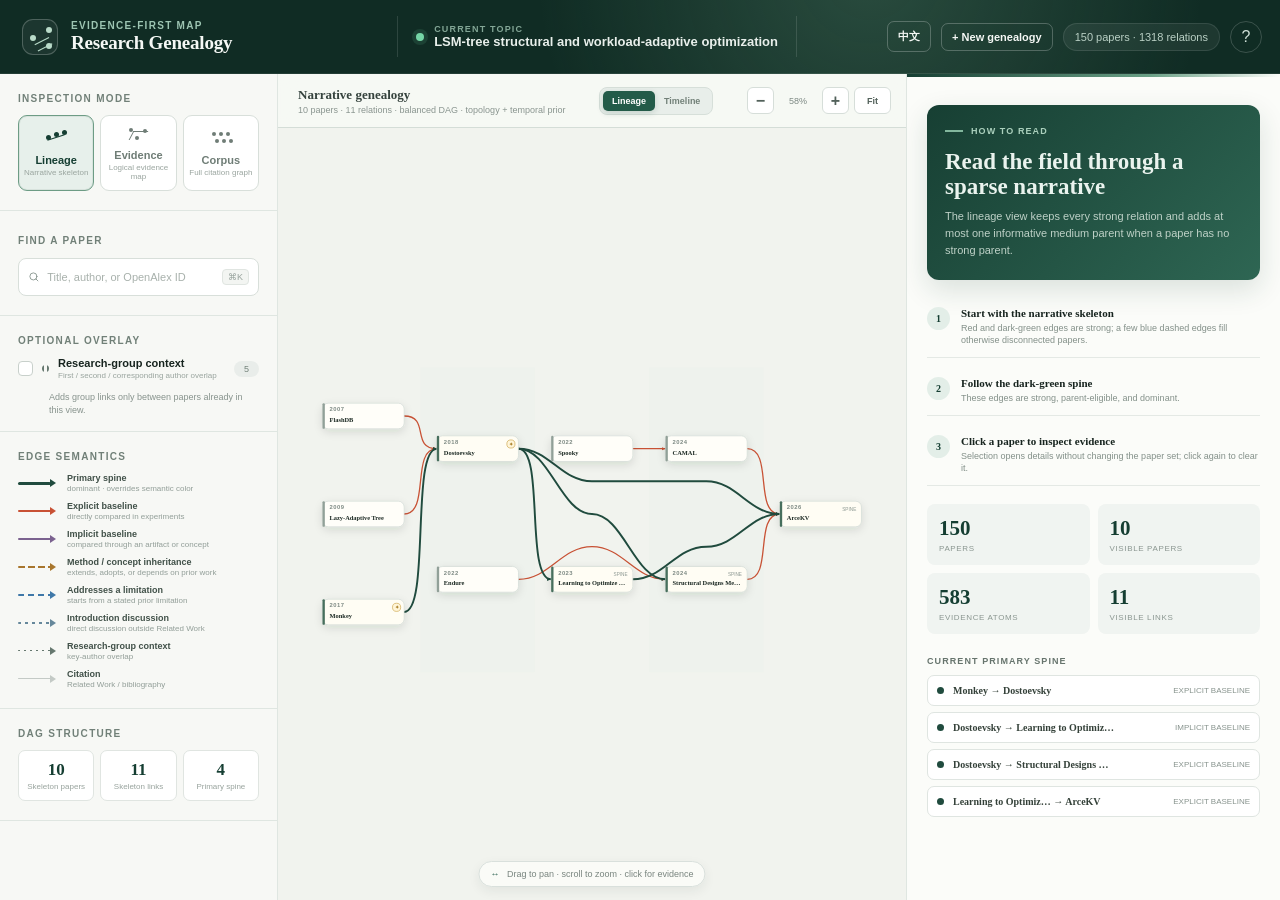
<file: web/index.html>
<!doctype html>
<html lang="en" data-i18n-document-title="document.inspectorTitle">
  <head>
    <meta charset="utf-8" />
    <meta name="viewport" content="width=device-width, initial-scale=1" />
    <meta
      name="description"
      content="Inspect evidence-backed academic lineage, baselines, and citations."
      data-i18n-content="document.inspectorDescription"
    />
    <title>Research Genealogy Inspector</title>
    <link rel="icon" href="./favicon.svg" type="image/svg+xml" />
    <link rel="stylesheet" href="./styles.css" />
  </head>
  <body>
    <div class="app-shell" id="app">
      <header class="topbar">
        <a class="brand-block" href="/" aria-label="Back to search" data-i18n-aria-label="inspector.brandHomeAria" data-preserve-language>
          <div class="brand-mark" aria-hidden="true">
            <span></span><span></span><span></span>
          </div>
          <div>
            <div class="eyebrow">EVIDENCE-FIRST MAP</div>
            <h1>Research Genealogy</h1>
          </div>
        </a>

        <div class="topic-block">
          <span class="status-dot"></span>
          <div>
            <div class="topic-label">CURRENT TOPIC</div>
            <div class="topic-title" id="topic-title">Loading current run…</div>
          </div>
        </div>

        <div class="header-actions">
          <button class="header-language-button" id="language-toggle" type="button">中文</button>
          <a class="new-search-button" href="/" data-i18n="inspector.newSearch" data-preserve-language>+ New genealogy</a>
          <div class="run-pill" id="run-pill">—</div>
          <button class="icon-button" id="help-button" title="How to read this graph" aria-label="Help" data-i18n-title="inspector.helpTitle" data-i18n-aria-label="inspector.helpAria">
            ?
          </button>
        </div>
      </header>

      <main class="workspace">
        <aside class="control-panel" aria-label="Graph controls">
          <section class="panel-section mode-section">
            <div class="section-label">INSPECTION MODE</div>
            <div class="mode-switch" role="tablist" aria-label="Inspection mode" data-i18n-aria-label="inspector.modeAria">
              <button class="mode-button active" data-mode="lineage" role="tab">
                <span class="mode-icon lineage-icon"></span>
                <span><b data-i18n="inspector.mode.lineage">Lineage</b><small data-i18n="inspector.mode.lineageSub">Narrative skeleton</small></span>
              </button>
              <button class="mode-button" data-mode="evidence" role="tab">
                <span class="mode-icon evidence-icon"></span>
                <span><b data-i18n="inspector.mode.evidence">Evidence</b><small data-i18n="inspector.mode.evidenceSub">Logical evidence map</small></span>
              </button>
              <button class="mode-button" data-mode="corpus" role="tab">
                <span class="mode-icon corpus-icon"></span>
                <span><b data-i18n="inspector.mode.corpus">Corpus</b><small data-i18n="inspector.mode.corpusSub">Full citation graph</small></span>
              </button>
            </div>
          </section>

          <section class="panel-section search-section">
            <label class="section-label" for="paper-search">FIND A PAPER</label>
            <div class="search-box">
              <svg viewBox="0 0 24 24" aria-hidden="true"><path d="m21 21-4.3-4.3m2.3-5.2a7.5 7.5 0 1 1-15 0 7.5 7.5 0 0 1 15 0Z" /></svg>
              <input id="paper-search" type="search" placeholder="Title, author, or OpenAlex ID" data-i18n-placeholder="inspector.searchPlaceholder" autocomplete="off" />
              <kbd>⌘K</kbd>
            </div>
            <div class="search-results" id="search-results" hidden></div>
          </section>

          <section class="panel-section group-overlay-section">
            <div class="section-label">OPTIONAL OVERLAY</div>
            <label class="relation-toggle group-toggle">
              <input type="checkbox" id="group-layer" />
              <span class="toggle-check"></span>
              <span class="relation-swatch"></span>
              <span class="relation-copy"><b data-i18n="inspector.groupLabel">Research-group context</b><small data-i18n="inspector.groupSub">First / second / corresponding author overlap</small></span>
              <span class="relation-count" id="group-count">—</span>
            </label>
            <p class="overlay-note" data-i18n="inspector.groupNote">Adds group links only between papers already in this view.</p>
          </section>

          <section class="panel-section edge-legend-section">
            <div class="section-label">EDGE SEMANTICS</div>
            <div class="edge-legend" aria-label="Edge semantics legend" data-i18n-aria-label="inspector.legendAria">
              <div class="edge-legend-item"><span class="edge-legend-swatch primary"></span><span><b data-i18n="inspector.legend.primary">Primary spine</b><small data-i18n="inspector.legend.primarySub">dominant · overrides semantic color</small></span></div>
              <div class="edge-legend-item"><span class="edge-legend-swatch explicit"></span><span><b data-i18n="inspector.legend.explicit">Explicit baseline</b><small data-i18n="inspector.legend.explicitSub">directly compared in experiments</small></span></div>
              <div class="edge-legend-item"><span class="edge-legend-swatch implicit"></span><span><b data-i18n="inspector.legend.implicit">Implicit baseline</b><small data-i18n="inspector.legend.implicitSub">compared through an artifact or concept</small></span></div>
              <div class="edge-legend-item"><span class="edge-legend-swatch inheritance"></span><span><b data-i18n="inspector.legend.inheritance">Method / concept inheritance</b><small data-i18n="inspector.legend.inheritanceSub">extends, adopts, or depends on prior work</small></span></div>
              <div class="edge-legend-item"><span class="edge-legend-swatch limitation"></span><span><b data-i18n="inspector.legend.limitation">Addresses a limitation</b><small data-i18n="inspector.legend.limitationSub">starts from a stated prior limitation</small></span></div>
              <div class="edge-legend-item"><span class="edge-legend-swatch discussion"></span><span><b data-i18n="inspector.legend.discussion">Introduction discussion</b><small data-i18n="inspector.legend.discussionSub">direct discussion outside Related Work</small></span></div>
              <div class="edge-legend-item"><span class="edge-legend-swatch group"></span><span><b data-i18n="inspector.legend.group">Research-group context</b><small data-i18n="inspector.legend.groupSub">key-author overlap</small></span></div>
              <div class="edge-legend-item"><span class="edge-legend-swatch citation"></span><span><b data-i18n="inspector.legend.citation">Citation</b><small data-i18n="inspector.legend.citationSub">Related Work / bibliography</small></span></div>
            </div>
          </section>

          <section class="panel-section quality-section">
            <div class="section-label">DAG STRUCTURE</div>
            <div class="quality-grid">
              <div><span id="lineage-paper-count">—</span><small>Skeleton papers</small></div>
              <div><span id="lineage-edge-count">—</span><small>Skeleton links</small></div>
              <div><span id="primary-count">—</span><small>Primary spine</small></div>
            </div>
          </section>
        </aside>

        <section class="graph-stage" aria-label="Interactive research genealogy">
          <div class="stage-toolbar">
            <div class="view-summary">
              <span id="view-title">Technical genealogy</span>
              <small id="view-subtitle">Primary spine plus supporting logical relations</small>
            </div>
            <div class="layout-switch" role="group" aria-label="Graph layout" data-i18n-aria-label="inspector.layoutAria">
              <button class="layout-button active" data-layout="topology" title="Balanced topology with a temporal prior" data-i18n="inspector.layout.topology" data-i18n-title="inspector.layout.topologyTitle">Lineage</button>
              <button class="layout-button" data-layout="timeline" title="Place papers by publication year" data-i18n="inspector.layout.timeline" data-i18n-title="inspector.layout.timelineTitle">Timeline</button>
            </div>
            <div class="toolbar-actions">
              <button class="tool-button" id="zoom-out" title="Zoom out" aria-label="Zoom out" data-i18n-title="inspector.zoomOut" data-i18n-aria-label="inspector.zoomOut">−</button>
              <span class="zoom-readout" id="zoom-readout">100%</span>
              <button class="tool-button" id="zoom-in" title="Zoom in" aria-label="Zoom in" data-i18n-title="inspector.zoomIn" data-i18n-aria-label="inspector.zoomIn">+</button>
              <button class="tool-button fit-button" id="fit-view" title="Fit graph" data-i18n-title="inspector.fit">Fit</button>
            </div>
          </div>

          <div class="graph-viewport" id="graph-viewport">
            <div class="loading-state" id="loading-state">
              <div class="loading-glyph"><span></span><span></span><span></span></div>
              <p data-i18n="inspector.loading">Loading evidence graph…</p>
            </div>
            <svg id="graph-svg" role="img" aria-label="Academic evolution graph" data-i18n-aria-label="inspector.graphAria" tabindex="0">
              <defs>
                <marker id="arrow-strong" markerWidth="7" markerHeight="7" refX="6" refY="2.5" orient="auto" markerUnits="userSpaceOnUse"><path d="M0,0 L0,5 L6,2.5 z" /></marker>
                <marker id="arrow-medium" markerWidth="7" markerHeight="7" refX="6" refY="2.5" orient="auto" markerUnits="userSpaceOnUse"><path d="M0,0 L0,5 L6,2.5 z" /></marker>
                <marker id="arrow-weak" markerWidth="6" markerHeight="6" refX="5" refY="2" orient="auto" markerUnits="userSpaceOnUse"><path d="M0,0 L0,4 L5,2 z" /></marker>
                <marker id="arrow-dominant" markerWidth="8" markerHeight="8" refX="7" refY="3" orient="auto" markerUnits="userSpaceOnUse"><path d="M0,0 L0,6 L7,3 z" /></marker>
                <marker id="arrow-implicit" markerWidth="7" markerHeight="7" refX="6" refY="2.5" orient="auto" markerUnits="userSpaceOnUse"><path d="M0,0 L0,5 L6,2.5 z" /></marker>
                <marker id="arrow-inheritance" markerWidth="7" markerHeight="7" refX="6" refY="2.5" orient="auto" markerUnits="userSpaceOnUse"><path d="M0,0 L0,5 L6,2.5 z" /></marker>
                <marker id="arrow-discussion" markerWidth="7" markerHeight="7" refX="6" refY="2.5" orient="auto" markerUnits="userSpaceOnUse"><path d="M0,0 L0,5 L6,2.5 z" /></marker>
                <marker id="arrow-group" markerWidth="6" markerHeight="6" refX="5" refY="2" orient="auto" markerUnits="userSpaceOnUse"><path d="M0,0 L0,4 L5,2 z" /></marker>
                <filter id="card-shadow" x="-30%" y="-30%" width="160%" height="180%">
                  <feDropShadow dx="0" dy="5" stdDeviation="7" flood-color="#13261f" flood-opacity=".12" />
                </filter>
              </defs>
              <g id="world">
                <g id="lane-layer"></g>
                <g id="edge-layer"></g>
                <g id="node-layer"></g>
              </g>
            </svg>
            <div class="graph-tooltip" id="graph-tooltip" hidden></div>
            <div class="canvas-note">
              <span class="gesture-icon">↔</span>
              <span data-i18n="inspector.canvasNote">Drag to pan · scroll to zoom · click for evidence</span>
            </div>
          </div>
        </section>

        <aside class="inspector-panel" aria-label="Selection details" data-i18n-aria-label="inspector.selectionAria">
          <div class="inspector-accent"></div>
          <div id="inspector-content"></div>
        </aside>
      </main>
    </div>
    <script src="./i18n.js"></script>
    <script src="./app.js"></script>
  </body>
</html>
</file>
<file: web/styles.css>
:root {
  --ink: #17241f;
  --muted: #6f7d76;
  --faint: #9da9a3;
  --line: #dfe6e1;
  --panel: #f7f8f5;
  --paper: #fffef9;
  --canvas: #f1f3ee;
  --forest: #153e32;
  --forest-2: #235b49;
  --mint: #dcebe3;
  --strong: #c85134;
  --strong-soft: #f6ddd5;
  --medium: #3f78a8;
  --medium-soft: #dce9f3;
  --implicit: #7b628f;
  --inheritance: #a8762d;
  --discussion: #66889b;
  --group: #66786f;
  --weak: #a9b2ad;
  --weak-soft: #edf0ee;
  --gold: #c79b3a;
  --serif: Iowan Old Style, Charter, "Source Serif 4", Georgia, serif;
  --sans: Inter, ui-sans-serif, -apple-system, BlinkMacSystemFont, "Segoe UI", sans-serif;
  color-scheme: light;
}

* { box-sizing: border-box; }
[hidden] { display: none !important; }

html, body {
  width: 100%;
  height: 100%;
  margin: 0;
  overflow: hidden;
  color: var(--ink);
  background: var(--canvas);
  font-family: var(--sans);
  -webkit-font-smoothing: antialiased;
}

button, input { font: inherit; }
button { color: inherit; }

.app-shell {
  height: 100%;
  display: grid;
  grid-template-rows: 74px minmax(0, 1fr);
}

.topbar {
  position: relative;
  z-index: 20;
  display: grid;
  grid-template-columns: 285px minmax(320px, 1fr) auto;
  align-items: center;
  min-width: 0;
  padding: 0 18px 0 22px;
  color: #f5f8f5;
  background:
    radial-gradient(circle at 68% -40%, rgba(107, 157, 129, .28), transparent 38%),
    #102c24;
  border-bottom: 1px solid rgba(255,255,255,.08);
}

.brand-block, .topic-block, .header-actions { display: flex; align-items: center; }
.brand-block { gap: 13px; color: inherit; text-decoration: none; }

.new-search-button, .header-language-button {
  padding: 7px 10px;
  border: 1px solid rgba(255,255,255,.24);
  border-radius: 7px;
  color: #f5f8f5;
  background: transparent;
  font-size: 11px;
  font-weight: 750;
  white-space: nowrap;
}
.new-search-button { text-decoration: none; }
.header-language-button { min-width: 43px; cursor: pointer; }
.new-search-button:hover, .header-language-button:hover { background: rgba(255,255,255,.09); }

.brand-mark {
  position: relative;
  width: 36px;
  height: 36px;
  border: 1px solid rgba(255,255,255,.22);
  border-radius: 11px;
  background: rgba(255,255,255,.05);
}

.brand-mark::before, .brand-mark span {
  content: "";
  position: absolute;
  width: 6px;
  height: 6px;
  border-radius: 50%;
  background: #b9dbc9;
}
.brand-mark::before { left: 7px; top: 15px; }
.brand-mark span:nth-child(1) { left: 23px; top: 7px; }
.brand-mark span:nth-child(2) { left: 23px; top: 23px; }
.brand-mark span:nth-child(3) {
  left: 10px; top: 17px; width: 16px; height: 1px; border-radius: 0;
  transform: rotate(-27deg); transform-origin: right center;
  box-shadow: 0 7px 0 #b9dbc9;
}

.eyebrow, .topic-label, .section-label {
  font-size: 10px;
  font-weight: 750;
  letter-spacing: .13em;
}
.eyebrow { margin-bottom: 2px; color: #9dc5b2; }
.brand-block h1 { margin: 0; font: 600 19px/1.1 var(--serif); letter-spacing: -.01em; }

.topic-block {
  justify-self: center;
  gap: 10px;
  min-width: 0;
  max-width: 620px;
  padding: 8px 18px;
  border-left: 1px solid rgba(255,255,255,.12);
  border-right: 1px solid rgba(255,255,255,.12);
}
.status-dot {
  width: 8px; height: 8px; flex: 0 0 auto; border-radius: 50%;
  background: #75d5a6; box-shadow: 0 0 0 4px rgba(117,213,166,.12);
}
.topic-label { color: #83a696; font-size: 9px; }
.topic-title {
  overflow: hidden; color: #e8efeb; font-size: 13px; font-weight: 550;
  text-overflow: ellipsis; white-space: nowrap;
}

.header-actions { justify-self: end; gap: 10px; }
.run-pill {
  padding: 7px 11px;
  color: #bad0c5;
  background: rgba(255,255,255,.06);
  border: 1px solid rgba(255,255,255,.1);
  border-radius: 999px;
  font-size: 11px;
  white-space: nowrap;
}
.icon-button, .tool-button {
  display: grid; place-items: center; border: 0; cursor: pointer;
}
.icon-button {
  width: 32px; height: 32px; color: #cfe0d8; background: transparent;
  border: 1px solid rgba(255,255,255,.18); border-radius: 50%;
}
.icon-button:hover { background: rgba(255,255,255,.09); }

.workspace {
  display: grid;
  grid-template-columns: 278px minmax(430px, 1fr) 374px;
  min-height: 0;
}

.control-panel, .inspector-panel {
  min-height: 0;
  overflow: auto;
  background: var(--panel);
  scrollbar-width: thin;
  scrollbar-color: #c9d1cc transparent;
}
.control-panel { border-right: 1px solid var(--line); }
.inspector-panel { position: relative; border-left: 1px solid var(--line); background: #fbfcf9; }
.inspector-accent { height: 3px; background: linear-gradient(90deg, var(--forest), #6aa086 65%, transparent); }

.panel-section { padding: 19px 18px; border-bottom: 1px solid var(--line); }
.section-label { color: #718078; }

.mode-switch { display: grid; grid-template-columns: repeat(3, 1fr); gap: 6px; margin-top: 11px; }
.mode-button {
  min-width: 0; padding: 10px 4px 9px; border: 1px solid #d8dfda; border-radius: 9px;
  color: #6f7d76; background: #fff; cursor: pointer; text-align: center;
}
.mode-button:hover { border-color: #acc2b7; }
.mode-button.active {
  color: var(--forest); border-color: #6d9c85; background: #e7f0eb;
  box-shadow: inset 0 0 0 1px rgba(21,62,50,.07);
}
.mode-button b, .mode-button small { display: block; }
.mode-button b { margin-top: 5px; font-size: 11px; }
.mode-button small { margin-top: 2px; color: #9aa59f; font-size: 8px; }
.mode-icon { position: relative; display: inline-block; width: 22px; height: 14px; }
.mode-icon::before, .mode-icon::after { content: ""; position: absolute; }
.lineage-icon::before {
  left: 2px; top: 6px; width: 18px; height: 1px; background: currentColor; transform: rotate(-18deg);
}
.lineage-icon::after {
  left: 1px; top: 4px; width: 5px; height: 5px; border-radius: 50%; background: currentColor;
  box-shadow: 8px -3px 0 currentColor, 16px -5px 0 currentColor;
}
.evidence-icon::before {
  left: 2px; top: 2px; width: 4px; height: 4px; border-radius: 50%; background: currentColor;
  box-shadow: 14px 1px 0 currentColor, 6px 8px 0 currentColor;
}
.evidence-icon::after { left: 4px; top: 5px; width: 14px; height: 8px; border-left: 1px solid; border-top: 1px solid; transform: skew(-28deg); }
.corpus-icon::before { left: 2px; top: 1px; width: 4px; height: 4px; border-radius: 50%; background: currentColor; box-shadow: 7px 0 0 currentColor,14px 0 0 currentColor,3px 7px 0 currentColor,10px 7px 0 currentColor,17px 7px 0 currentColor; }

.search-box {
  display: flex; align-items: center; gap: 8px; margin-top: 10px; padding: 0 9px;
  background: #fff; border: 1px solid #d8dfda; border-radius: 8px;
}
.search-box:focus-within { border-color: #6c9b84; box-shadow: 0 0 0 3px rgba(108,155,132,.12); }
.search-box svg { width: 15px; fill: none; stroke: #829089; stroke-linecap: round; stroke-width: 1.8; }
.search-box input { min-width: 0; width: 100%; height: 36px; padding: 0; border: 0; outline: none; color: var(--ink); background: transparent; font-size: 11px; }
.search-box input::placeholder { color: #a8b1ac; }
kbd { padding: 2px 5px; color: #98a39d; background: #f3f5f2; border: 1px solid #e0e5e1; border-radius: 4px; font: 9px var(--sans); white-space: nowrap; }
.search-results {
  position: absolute; z-index: 30; width: 242px; max-height: 310px; overflow: auto;
  margin-top: 5px; padding: 5px; background: #fff; border: 1px solid #d8dfda;
  border-radius: 9px; box-shadow: 0 14px 35px rgba(29,45,37,.18);
}
.search-result { width: 100%; padding: 9px; border: 0; border-radius: 6px; background: none; cursor: pointer; text-align: left; }
.search-result:hover { background: #edf3ef; }
.search-result b { display: block; overflow: hidden; font: 600 11px/1.3 var(--serif); text-overflow: ellipsis; white-space: nowrap; }
.search-result small { display: block; margin-top: 3px; color: var(--muted); font-size: 9px; }

.group-overlay-section { padding-bottom: 14px; }
.relation-toggle {
  display: grid; grid-template-columns: 16px 8px 1fr auto; align-items: center; gap: 8px;
  margin: 11px 0; cursor: pointer;
}
.relation-toggle input { position: absolute; opacity: 0; pointer-events: none; }
.toggle-check { width: 15px; height: 15px; border: 1px solid #c8d0cb; border-radius: 4px; background: #fff; }
.relation-toggle input:checked + .toggle-check { border-color: var(--forest-2); background: var(--forest-2); }
.relation-toggle input:checked + .toggle-check::after { content: ""; display: block; width: 7px; height: 4px; margin: 3px 0 0 3px; border-left: 1.5px solid white; border-bottom: 1.5px solid white; transform: rotate(-45deg); }
.relation-swatch { width: 7px; height: 7px; border-radius: 50%; }
.relation-copy b, .relation-copy small { display: block; }
.relation-copy b { font-size: 11px; font-weight: 650; }
.relation-copy small { margin-top: 2px; color: #99a49e; font-size: 8px; }
.relation-count { min-width: 25px; padding: 3px 6px; color: #718078; background: #e9edea; border-radius: 999px; font-size: 9px; text-align: center; }
.overlay-note { margin: 8px 0 0 31px; color: #87938d; font-size: 9px; line-height: 1.45; }

.edge-legend { display: grid; gap: 8px; margin-top: 11px; }
.edge-legend-item { display: grid; grid-template-columns: 40px minmax(0, 1fr); gap: 9px; align-items: center; }
.edge-legend-item b, .edge-legend-item small { display: block; }
.edge-legend-item b { color: #405048; font-size: 9px; font-weight: 700; }
.edge-legend-item small { margin-top: 1px; overflow: hidden; color: #929e98; font-size: 8px; text-overflow: ellipsis; white-space: nowrap; }
.edge-legend-swatch { --legend-color: var(--weak); position: relative; display: block; width: 38px; height: 10px; }
.edge-legend-swatch::before { content: ""; position: absolute; top: 4px; left: 0; width: 33px; height: 2px; background: var(--legend-color); border-radius: 2px; }
.edge-legend-swatch::after { content: ""; position: absolute; top: 1px; right: 0; border-top: 4px solid transparent; border-bottom: 4px solid transparent; border-left: 6px solid var(--legend-color); }
.edge-legend-swatch.primary { --legend-color: #204b3e; }
.edge-legend-swatch.primary::before { height: 3px; }
.edge-legend-swatch.explicit { --legend-color: var(--strong); }
.edge-legend-swatch.implicit { --legend-color: var(--implicit); }
.edge-legend-swatch.inheritance { --legend-color: var(--inheritance); }
.edge-legend-swatch.inheritance::before { background: repeating-linear-gradient(90deg, var(--legend-color) 0 7px, transparent 7px 10px); }
.edge-legend-swatch.limitation { --legend-color: var(--medium); }
.edge-legend-swatch.limitation::before { background: repeating-linear-gradient(90deg, var(--legend-color) 0 6px, transparent 6px 10px); }
.edge-legend-swatch.discussion { --legend-color: var(--discussion); }
.edge-legend-swatch.discussion::before { background: repeating-linear-gradient(90deg, var(--legend-color) 0 3px, transparent 3px 7px); }
.edge-legend-swatch.group { --legend-color: var(--group); }
.edge-legend-swatch.group::before { height: 1px; background: repeating-linear-gradient(90deg, var(--legend-color) 0 2px, transparent 2px 6px); }
.edge-legend-swatch.citation { --legend-color: var(--weak); opacity: .65; }
.edge-legend-swatch.citation::before { height: 1px; }

.quality-grid { display: grid; grid-template-columns: repeat(3, 1fr); gap: 6px; margin-top: 11px; }
.quality-grid div { padding: 9px 5px; background: #fff; border: 1px solid #e0e5e1; border-radius: 7px; text-align: center; }
.quality-grid span, .quality-grid small { display: block; }
.quality-grid span { color: var(--forest); font: 650 17px var(--serif); }
.quality-grid small { margin-top: 2px; color: #98a39d; font-size: 8px; }

.graph-stage { position: relative; min-width: 0; min-height: 0; background: var(--canvas); }
.stage-toolbar {
  position: absolute; z-index: 9; top: 0; right: 0; left: 0; height: 54px;
  display: flex; align-items: center; justify-content: space-between; padding: 0 15px 0 20px;
  background: rgba(247,249,245,.93); border-bottom: 1px solid rgba(209,218,212,.9); backdrop-filter: blur(10px);
}
.view-summary span, .view-summary small { display: block; }
.view-summary span { color: #35433d; font: 600 13px var(--serif); }
.view-summary small { margin-top: 2px; color: #89958f; font-size: 9px; }
.layout-switch { display: flex; padding: 3px; background: #e8eeea; border: 1px solid #d6dfd9; border-radius: 8px; }
.layout-button { min-width: 48px; padding: 5px 9px; color: #728078; background: transparent; border: 0; border-radius: 5px; font-size: 9px; font-weight: 700; cursor: pointer; }
.layout-button:hover { color: var(--forest); }
.layout-button.active { color: #fff; background: var(--forest-2); box-shadow: 0 2px 6px rgba(31,75,61,.18); }
.layout-button:disabled { cursor: not-allowed; opacity: .4; }
.toolbar-actions { display: flex; align-items: center; gap: 5px; }
.tool-button { width: 27px; height: 27px; color: #52615a; background: #fff; border: 1px solid #d6ded9; border-radius: 6px; font-weight: 700; }
.tool-button:hover { border-color: #94aa9f; background: #edf3ef; }
.fit-button { width: 37px; font-size: 9px; }
.zoom-readout { width: 38px; color: #7b8882; font-size: 9px; text-align: center; }

.graph-viewport {
  position: absolute; inset: 54px 0 0; overflow: hidden; cursor: grab;
  background-color: var(--canvas);
  background-image: radial-gradient(#c9d0cb 0.7px, transparent 0.7px);
  background-size: 18px 18px;
}
.graph-viewport.dragging { cursor: grabbing; }
#graph-svg { display: block; width: 100%; height: 100%; outline: none; }
.canvas-note {
  position: absolute; bottom: 13px; left: 50%; padding: 7px 11px; transform: translateX(-50%);
  color: #79857f; background: rgba(251,252,249,.9); border: 1px solid #d9e0dc; border-radius: 999px;
  box-shadow: 0 4px 12px rgba(30,45,38,.07); font-size: 9px; pointer-events: none;
}
.gesture-icon { margin-right: 5px; color: var(--forest-2); }

.loading-state { position: absolute; z-index: 10; inset: 0; display: grid; place-content: center; justify-items: center; color: var(--muted); background: var(--canvas); }
.loading-state.error { color: #9b3826; }
.loading-state p { font: 500 12px var(--serif); }
.loading-glyph { position: relative; width: 76px; height: 34px; }
.loading-glyph::before, .loading-glyph::after { content: ""; position: absolute; top: 16px; width: 30px; height: 1px; background: #7ca18e; }
.loading-glyph::before { left: 10px; transform: rotate(-18deg); }
.loading-glyph::after { right: 10px; transform: rotate(18deg); }
.loading-glyph span { position: absolute; z-index: 1; top: 12px; width: 9px; height: 9px; border-radius: 50%; background: var(--forest-2); animation: pulse 1.5s infinite ease-in-out; }
.loading-glyph span:nth-child(1) { left: 3px; }
.loading-glyph span:nth-child(2) { left: 34px; animation-delay: .18s; }
.loading-glyph span:nth-child(3) { right: 3px; animation-delay: .36s; }
@keyframes pulse { 0%,100% { transform: scale(.75); opacity: .5; } 50% { transform: scale(1); opacity: 1; } }

.time-band { fill: rgba(225,232,227,.2); }
.year-line { stroke: #d5ddd8; stroke-width: 1; stroke-dasharray: 3 6; }
.year-label { fill: #8e9a94; font: 600 10px var(--sans); }

.graph-edge { fill: none; stroke-linecap: round; cursor: pointer; transition: opacity .18s, stroke-width .18s; }
.graph-edge.strong { stroke: var(--strong); stroke-width: 2.2; marker-end: url(#arrow-strong); }
.graph-edge.medium { stroke: var(--medium); stroke-width: 1.7; stroke-dasharray: 5 4; marker-end: url(#arrow-medium); }
.graph-edge.medium.supplemental { stroke-width: 1.3; stroke-dasharray: 2 5; opacity: .68; }
.group-toggle .relation-swatch { background: repeating-linear-gradient(90deg, var(--group) 0 2px, transparent 2px 5px); }
.graph-edge.weak { stroke: var(--weak); stroke-width: .8; opacity: .35; marker-end: url(#arrow-weak); }
.graph-edge.semantic-explicit { stroke: var(--strong); marker-end: url(#arrow-strong); }
.graph-edge.semantic-implicit { stroke: var(--implicit); marker-end: url(#arrow-implicit); }
.graph-edge.semantic-inheritance { stroke: var(--inheritance); stroke-dasharray: 7 3; marker-end: url(#arrow-inheritance); }
.graph-edge.semantic-limitation { stroke: var(--medium); stroke-dasharray: 6 4; marker-end: url(#arrow-medium); }
.graph-edge.semantic-discussion { stroke: var(--discussion); stroke-dasharray: 3 5; marker-end: url(#arrow-discussion); }
.graph-edge.semantic-group { stroke: var(--group); stroke-dasharray: 2 6; marker-end: url(#arrow-group); }
.graph-edge.semantic-citation { stroke: var(--weak); stroke-width: .8; stroke-dasharray: none; opacity: .35; marker-end: url(#arrow-weak); }
.group-affiliation-overlay { fill: none; stroke: #536b60; stroke-width: 1.35; stroke-dasharray: 1 6; stroke-linecap: round; opacity: .9; pointer-events: none; }
.graph-edge.dominant { stroke: #204b3e; stroke-width: 3.3; }
.graph-edge.dominant { marker-end: url(#arrow-dominant); }
#arrow-strong path { fill: var(--strong); }
#arrow-medium path { fill: var(--medium); }
#arrow-weak path { fill: var(--weak); }
#arrow-dominant path { fill: #204b3e; }
#arrow-implicit path { fill: var(--implicit); }
#arrow-inheritance path { fill: var(--inheritance); }
#arrow-discussion path { fill: var(--discussion); }
#arrow-group path { fill: var(--group); }
.graph-edge.dimmed { opacity: .08; }
.graph-edge.selected { opacity: 1; stroke-width: 4.5; }
.graph-edge.group-affiliation-overlay.selected { stroke-width: 2; }
.edge-hit { fill: none; stroke: transparent; stroke-width: 13; cursor: pointer; }

.node-group { cursor: pointer; transition: opacity .18s; }
.node-group.dimmed { opacity: .16; }
.node-card { fill: #fffef9; stroke: #cbd6d0; stroke-width: 1; rx: 10; filter: url(#card-shadow); }
.node-group:hover .node-card { stroke: #739986; stroke-width: 1.5; }
.node-group.selected .node-card { stroke: var(--forest); stroke-width: 2.2; }
.node-group.primary-node .node-card { fill: #fffdf4; }
.node-accent { fill: var(--node-color, #668e7a); }
.node-year { fill: #7d8983; font: 700 9px var(--sans); letter-spacing: .08em; }
.node-title { fill: #1d2a24; font: 600 11px/1.2 var(--serif); }
.compact-card { filter: url(#card-shadow); }
.compact-year { font-size: 10px; }
.compact-title { font-size: 11px; }
.node-meta { fill: #8a9690; font: 500 8px var(--sans); }
.hub-ring { fill: #fff5d8; stroke: var(--gold); stroke-width: 1; }
.hub-star { fill: #a77d25; font: 700 9px var(--sans); }
.node-dot { fill: #fffef9; stroke: var(--node-color, #668e7a); stroke-width: 2; }
.node-group.primary-node .node-dot { fill: #f9e8ad; stroke: #9e792d; }
.node-group.selected .node-dot { stroke: var(--strong); stroke-width: 4; }
.node-dot-label { fill: #34443c; font: 600 9px var(--serif); paint-order: stroke; stroke: var(--canvas); stroke-width: 4px; stroke-linejoin: round; }

.graph-tooltip {
  position: fixed; z-index: 80; max-width: 280px; padding: 9px 11px; pointer-events: none;
  color: #eef5f1; background: rgba(17,43,34,.96); border: 1px solid rgba(255,255,255,.12);
  border-radius: 7px; box-shadow: 0 10px 30px rgba(15,28,22,.2); font-size: 10px; line-height: 1.4;
}
.graph-tooltip b { display: block; margin-bottom: 3px; font: 600 11px var(--serif); }
.graph-tooltip small { color: #a9c5b7; }

#inspector-content { padding: 22px 20px 40px; }
.inspector-eyebrow { display: flex; align-items: center; gap: 8px; color: #7d8b84; font-size: 9px; font-weight: 750; letter-spacing: .12em; }
.inspector-eyebrow::before { content: ""; width: 18px; height: 2px; background: var(--accent, var(--forest-2)); }
.inspector-title { margin: 12px 0 7px; color: #1b2822; font: 650 23px/1.13 var(--serif); letter-spacing: -.025em; }
.inspector-subtitle { margin: 0; color: #74817a; font-size: 11px; line-height: 1.5; }
.detail-chips { display: flex; flex-wrap: wrap; gap: 6px; margin: 15px 0; }
.detail-chip { padding: 5px 8px; color: #54635b; background: #edf1ee; border: 1px solid #dde4df; border-radius: 999px; font-size: 9px; }
.detail-chip.strong { color: #8f3825; background: var(--strong-soft); border-color: #ecc1b4; }
.detail-chip.medium { color: #2d608b; background: var(--medium-soft); border-color: #bad1e3; }
.detail-chip.parent { color: #285f4c; background: #dbece3; border-color: #bcd8ca; }
.detail-chip.gold { color: #80601f; background: #faedc6; border-color: #ead79b; }

.inspector-section { margin-top: 22px; }
.inspector-section h3 { margin: 0 0 9px; color: #66746d; font-size: 9px; letter-spacing: .12em; }
.abstract-copy, .explanation-copy { margin: 0; color: #445149; font: 400 12px/1.65 var(--serif); }
.explanation-copy { padding: 11px 12px; background: #f1f4f1; border-left: 3px solid var(--forest-2); border-radius: 0 7px 7px 0; }
.metadata-list { display: grid; grid-template-columns: 92px 1fr; gap: 8px 10px; margin: 0; font-size: 10px; }
.metadata-list dt { color: #8d9993; }
.metadata-list dd { min-width: 0; margin: 0; overflow-wrap: anywhere; color: #39473f; font-weight: 550; }

.authorship-card { margin-top: 14px; padding-top: 13px; border-top: 1px solid #e2e8e4; }
.authorship-heading { margin-bottom: 8px; color: #526159; font-size: 9px; font-weight: 750; letter-spacing: .045em; }
.author-list { display: grid; gap: 5px; }
.author-row {
  display: grid; grid-template-columns: minmax(0, 1fr) auto; gap: 8px; align-items: center;
  min-height: 28px; padding: 5px 7px; background: #f5f7f5; border: 1px solid #e5e9e6; border-radius: 6px;
}
.author-identity { display: flex; min-width: 0; flex-wrap: wrap; gap: 4px 6px; align-items: center; }
.author-name { min-width: 0; overflow-wrap: anywhere; color: #344139; font: 600 10px/1.35 var(--serif); }
.author-role {
  padding: 2px 5px; color: #765c24; background: #f8edcd; border: 1px solid #ead9a8;
  border-radius: 999px; font-size: 7px; font-weight: 750; letter-spacing: .025em;
}
.author-affiliation-refs { display: flex; gap: 3px; align-items: center; }
.author-affiliation-refs sup, .affiliation-index {
  display: inline-grid; place-items: center; width: 16px; height: 16px; color: #426656;
  background: #e2ede7; border: 1px solid #cadcd2; border-radius: 50%; font: 700 8px/1 var(--sans);
}
.author-affiliation-missing { padding: 0 4px; color: #a0aaa5; font-size: 9px; }
.author-overflow, .affiliation-overflow { margin-top: 6px; }
.author-overflow summary, .affiliation-overflow summary { width: fit-content; color: #507363; cursor: pointer; font-size: 9px; font-weight: 650; }
.author-overflow summary:hover, .affiliation-overflow summary:hover { color: var(--forest); }
.author-list-more { margin-top: 6px; }
.affiliation-list { display: grid; gap: 6px; margin: 10px 0 0; padding: 10px 0 0; border-top: 1px dashed #dce4df; list-style: none; }
.affiliation-list-more { margin-top: 6px; padding-top: 0; border-top: 0; }
.affiliation-list li { display: grid; grid-template-columns: 18px minmax(0, 1fr); gap: 7px; align-items: start; color: #69766f; font-size: 9px; line-height: 1.4; }
.affiliation-index { margin-top: -1px; }
.authorship-empty { margin: 6px 0 0; color: #8b9791; font-size: 9px; line-height: 1.45; }

.action-links { display: flex; flex-wrap: wrap; gap: 7px; margin-top: 17px; }
.action-link {
  display: inline-flex; align-items: center; gap: 5px; padding: 7px 9px; color: var(--forest);
  background: #fff; border: 1px solid #cfd9d3; border-radius: 7px; text-decoration: none; font-size: 9px; font-weight: 700;
}
.action-link:hover { border-color: #789987; background: #edf3ef; }
.action-link::after { content: "↗"; color: #759183; }

.connection-list { display: grid; gap: 6px; }
.connection-button { display: grid; grid-template-columns: 8px 1fr auto; gap: 8px; align-items: center; width: 100%; padding: 9px; border: 1px solid #dfe5e1; border-radius: 7px; background: #fff; cursor: pointer; text-align: left; }
.connection-button:hover { border-color: #9fb3a8; background: #f3f6f3; }
.connection-dot { width: 7px; height: 7px; border-radius: 50%; background: var(--edge-color); }
.connection-title { overflow: hidden; color: #344139; font: 600 10px var(--serif); text-overflow: ellipsis; white-space: nowrap; }
.connection-level { color: #87938d; font-size: 8px; text-transform: uppercase; }

.edge-route { display: grid; grid-template-columns: 1fr 30px 1fr; align-items: center; gap: 6px; margin: 17px 0; }
.route-paper { padding: 10px; background: #fff; border: 1px solid #dfe5e1; border-radius: 7px; cursor: pointer; text-align: left; }
.route-paper:hover { border-color: #91aa9d; background: #f2f6f3; }
.route-paper small, .route-paper b { display: block; }
.route-paper small { color: #929e98; font-size: 8px; }
.route-paper b { margin-top: 4px; font: 600 10px/1.3 var(--serif); }
.route-arrow { color: var(--accent, var(--forest-2)); text-align: center; }

.evidence-stack { display: grid; gap: 9px; }
.evidence-card { padding: 12px; background: #fff; border: 1px solid #dfe5e1; border-radius: 8px; }
.evidence-card.origin { background: #fffaf0; border-color: #eadcb9; }
.evidence-head { display: flex; align-items: center; justify-content: space-between; gap: 8px; }
.evidence-role { padding: 3px 6px; color: #5a6961; background: #e9eeeb; border-radius: 4px; font-size: 8px; font-weight: 750; letter-spacing: .04em; }
.evidence-section-name { overflow: hidden; color: #87938d; font-size: 8px; text-overflow: ellipsis; white-space: nowrap; }
.evidence-text { margin: 9px 0 0; color: #3d4a43; font: 400 11px/1.55 var(--serif); }
.evidence-meta { display: flex; flex-wrap: wrap; gap: 5px; margin-top: 9px; }
.evidence-meta span { padding: 3px 5px; color: #849089; background: #f2f4f2; border-radius: 4px; font-size: 8px; }

.empty-inspector { padding-top: 6px; }
.empty-hero { padding: 21px 18px; color: #eaf3ee; background: linear-gradient(135deg, #173f33, #2e6653); border-radius: 12px; box-shadow: 0 10px 28px rgba(24,61,49,.14); }
.empty-hero .inspector-eyebrow { color: #abd0bd; }
.empty-hero .inspector-eyebrow::before { background: #82b79d; }
.empty-hero h2 { margin: 13px 0 8px; font: 650 23px/1.1 var(--serif); }
.empty-hero p { margin: 0; color: #bed1c7; font-size: 11px; line-height: 1.55; }
.reading-guide { display: grid; gap: 9px; margin-top: 17px; }
.guide-row { display: grid; grid-template-columns: 24px 1fr; gap: 10px; padding: 10px 0; border-bottom: 1px solid #e4e9e5; }
.guide-number { display: grid; place-items: center; width: 23px; height: 23px; color: var(--forest); background: #e3eee8; border-radius: 50%; font: 650 10px var(--serif); }
.guide-row b, .guide-row small { display: block; }
.guide-row b { font: 600 11px var(--serif); }
.guide-row small { margin-top: 3px; color: #839089; font-size: 9px; line-height: 1.4; }
.run-stats { display: grid; grid-template-columns: repeat(2, 1fr); gap: 8px; margin-top: 18px; }
.run-stat { padding: 12px; background: #f0f4f1; border-radius: 8px; }
.run-stat b, .run-stat small { display: block; }
.run-stat b { color: var(--forest); font: 650 21px var(--serif); }
.run-stat small { margin-top: 3px; color: #8a9690; font-size: 8px; text-transform: uppercase; letter-spacing: .08em; }

.error-message { padding: 18px; color: #852f20; background: #f9e5df; border: 1px solid #efc7bc; border-radius: 8px; font-size: 11px; line-height: 1.6; }

@media (max-width: 1180px) {
  .workspace { grid-template-columns: 252px minmax(400px, 1fr) 330px; }
  .topbar { grid-template-columns: 255px minmax(280px, 1fr) auto; }
  .run-pill { display: none; }
}

@media (max-width: 920px) {
  .workspace { grid-template-columns: 224px minmax(420px, 1fr); }
  .inspector-panel { position: absolute; z-index: 25; top: 74px; right: 0; bottom: 0; width: 350px; box-shadow: -12px 0 35px rgba(25,42,34,.16); transform: translateX(100%); transition: transform .2s; }
  .inspector-panel.open { transform: translateX(0); }
  .topic-block { justify-self: start; }
}
</file>
